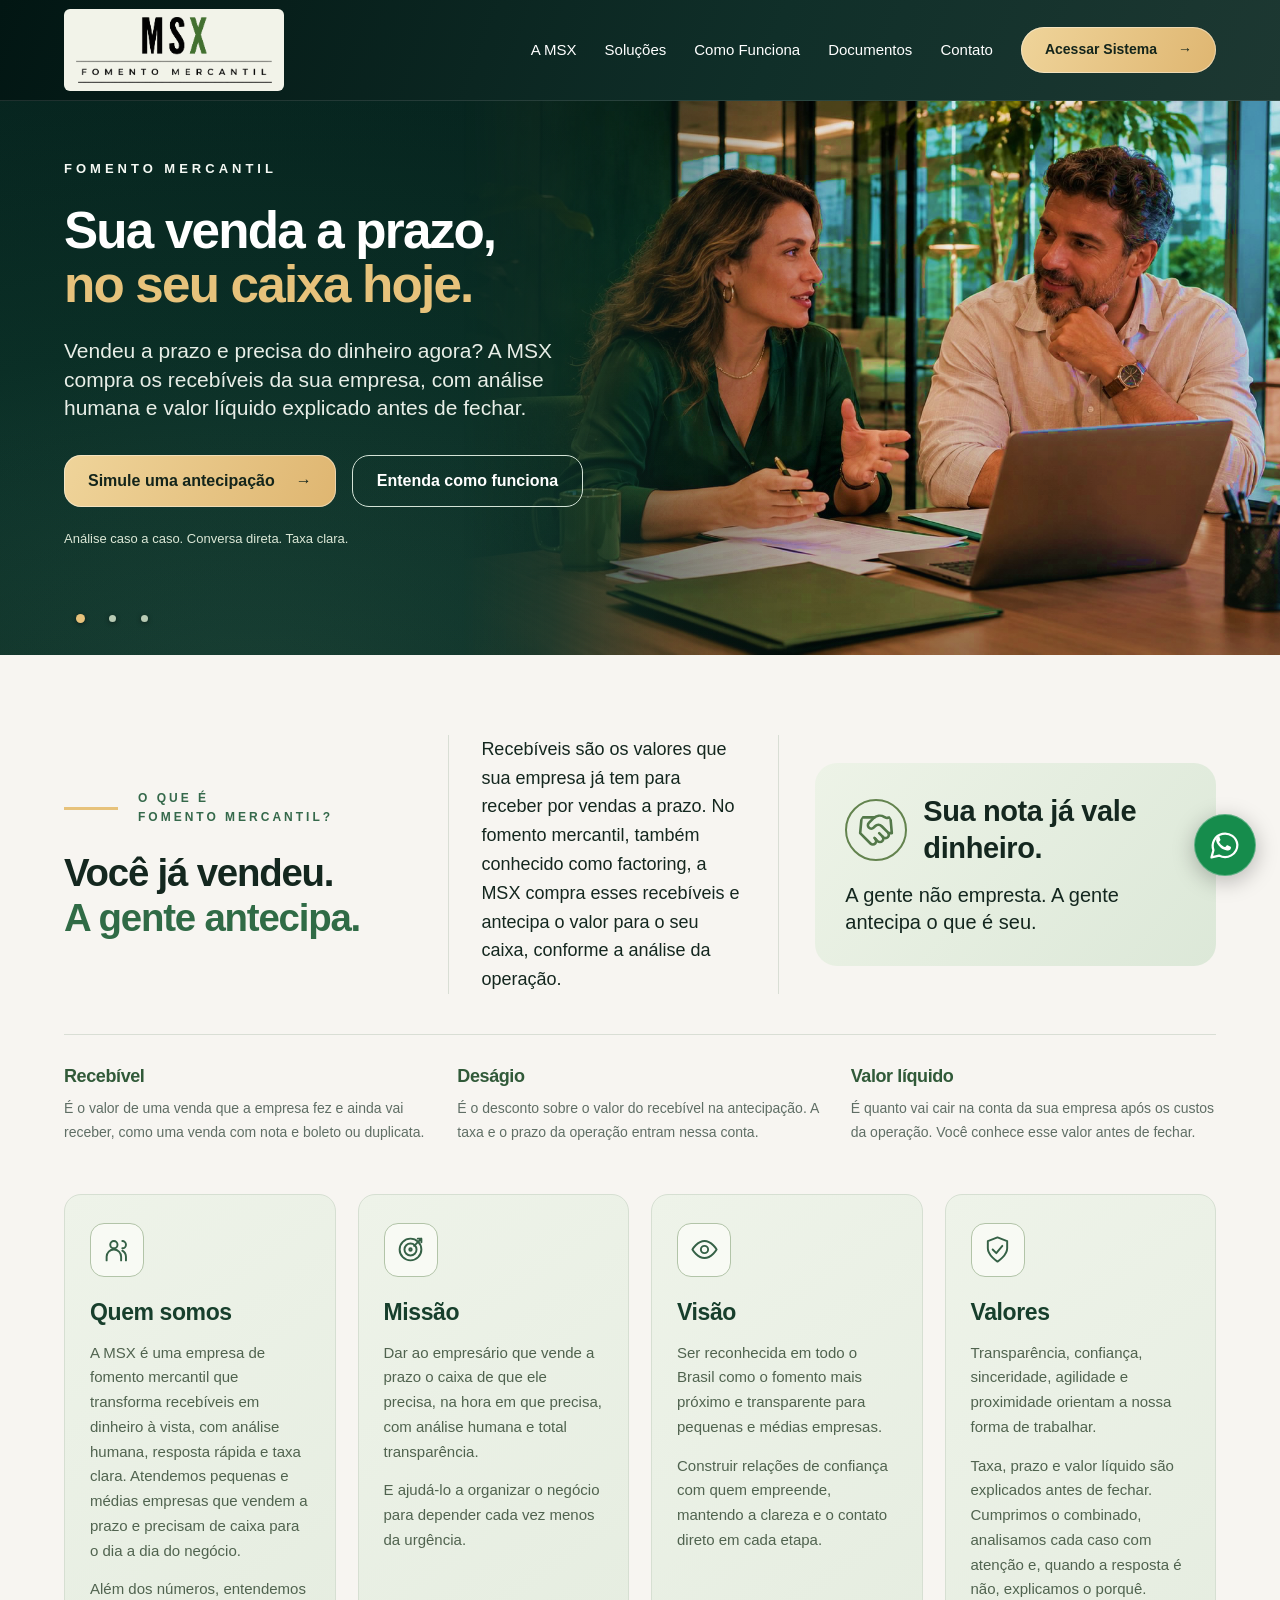
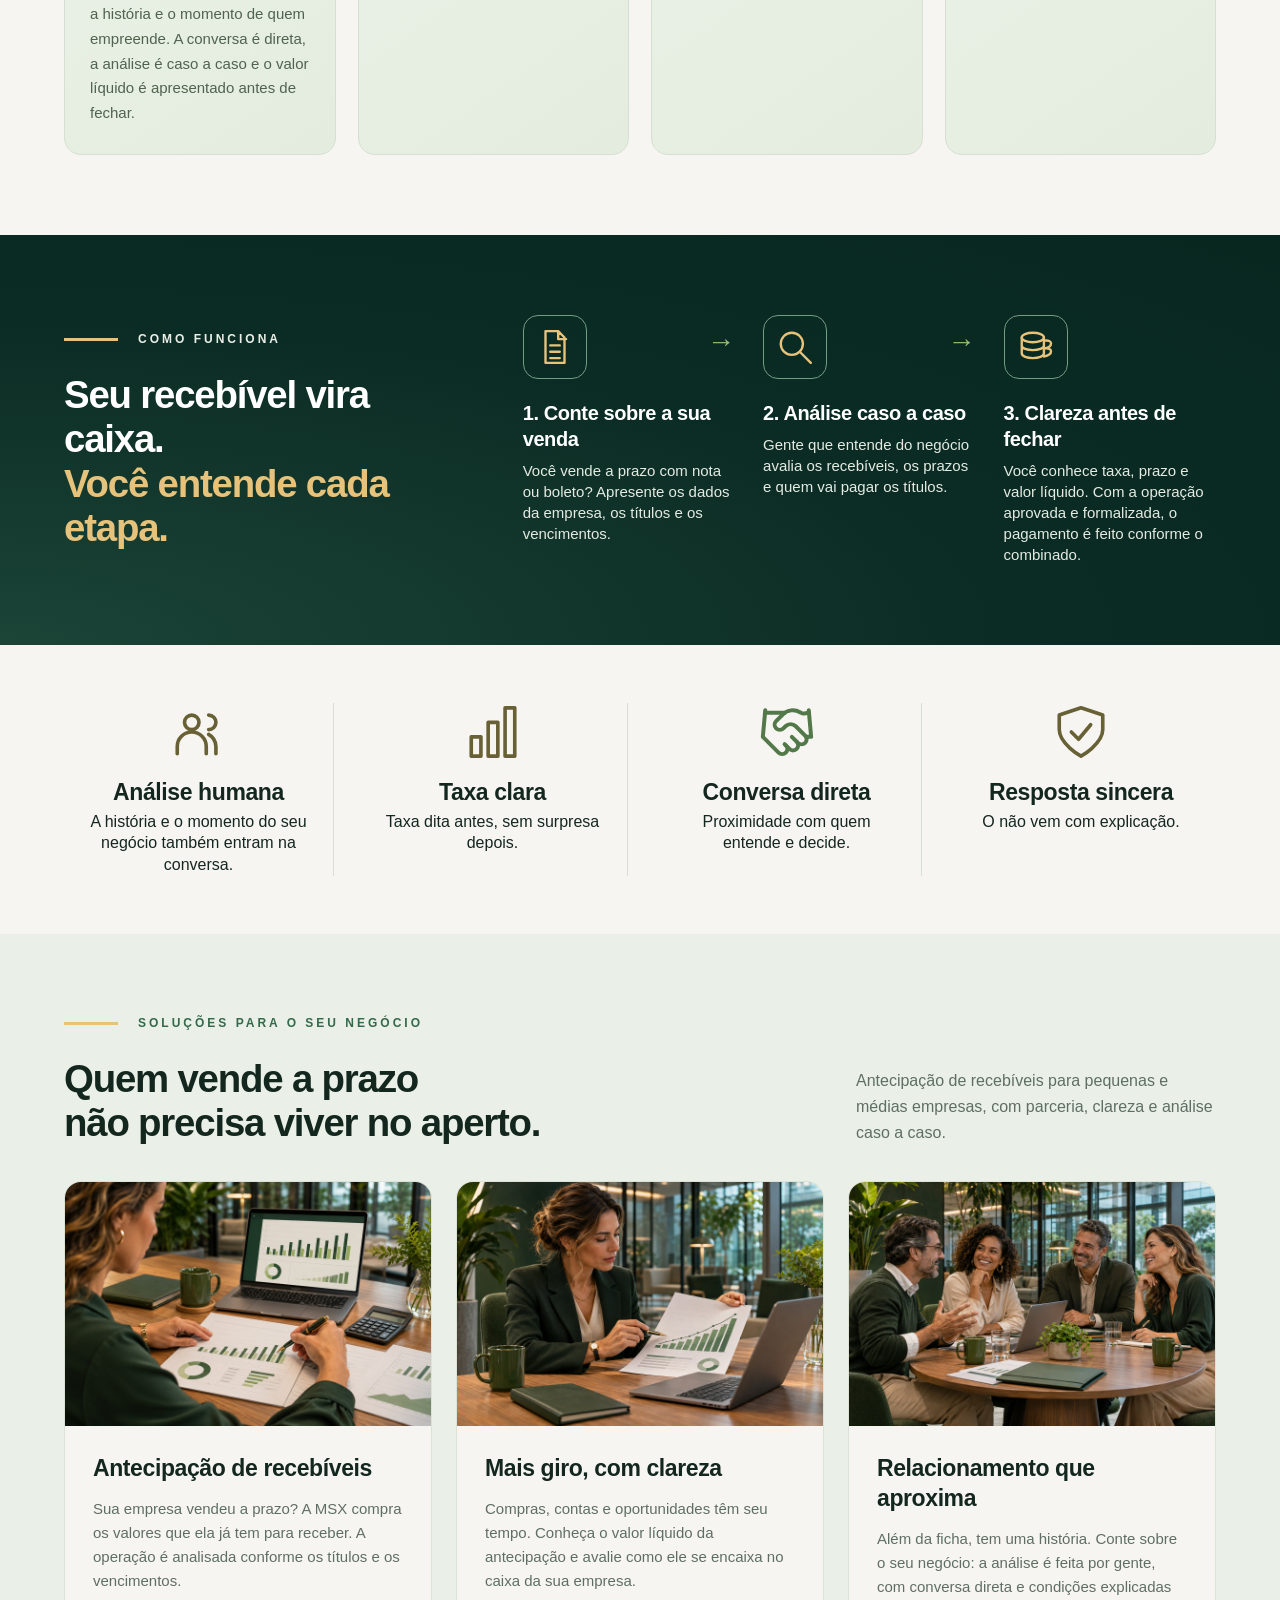
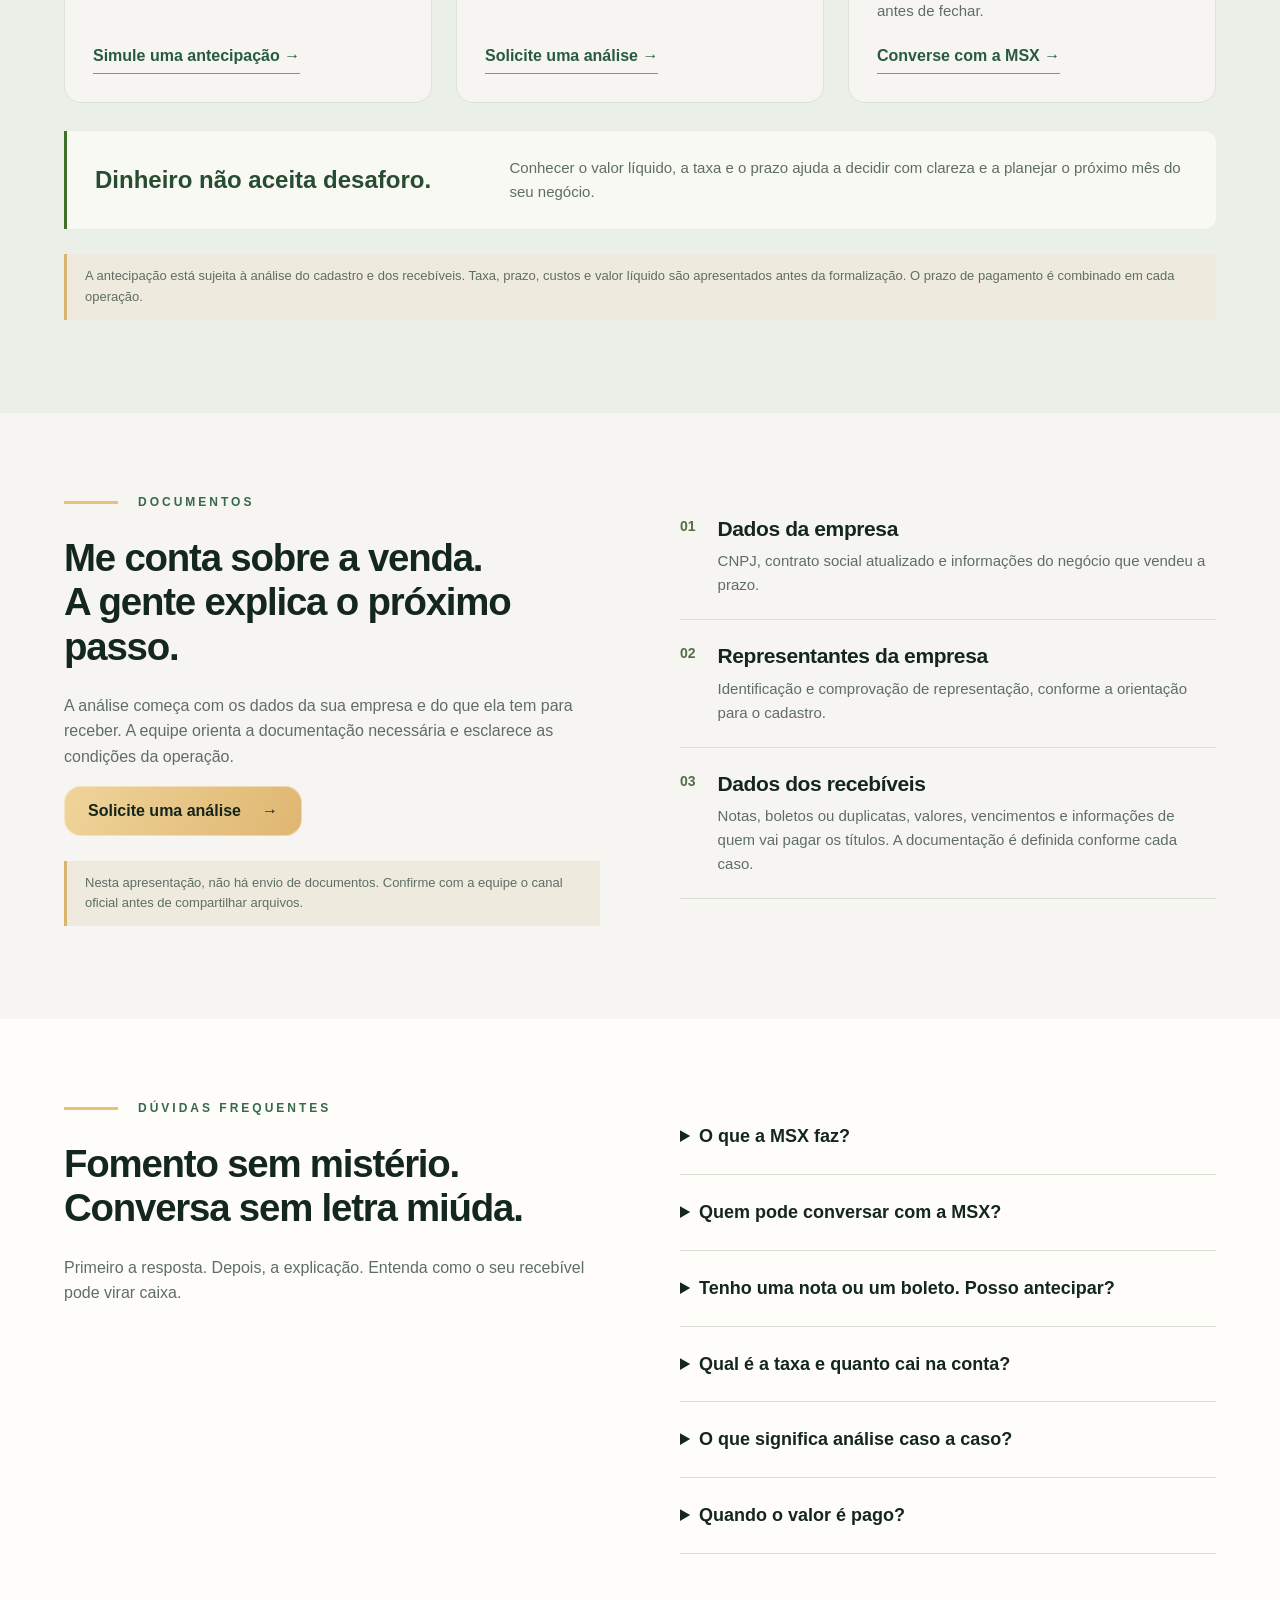
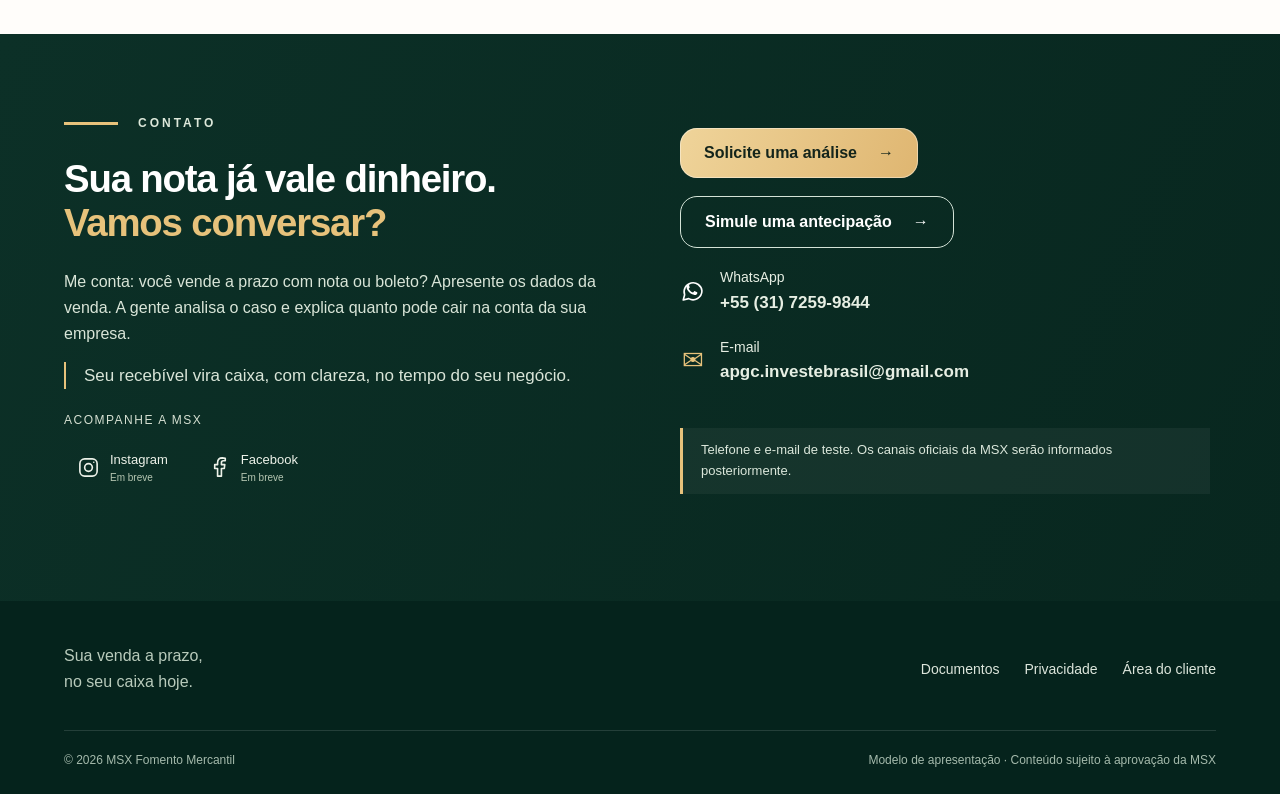
<file: index.html>
<!doctype html>
<html lang="pt-BR">
  <head>
    <meta charset="utf-8" />
    <meta name="viewport" content="width=device-width,initial-scale=1" />
    <meta
      name="description"
      content="MSX Fomento Mercantil. Sua venda a prazo, no seu caixa hoje. Antecipação de recebíveis para empresas, com análise humana e valor líquido antes de fechar."
    />
    <meta name="robots" content="noindex,nofollow" />
    <meta name="theme-color" content="#092b24" />
    <title>Sua venda a prazo, no seu caixa hoje. | MSX Fomento Mercantil</title>
    <link rel="icon" type="image/png" href="assets/logo-original-transparente.png" />
    <link rel="stylesheet" href="assets/style.css?v=20261118-dots" />
    <script src="assets/social-config.js?v=20261118" defer></script>
    <script src="assets/main.js?v=20261118-marca" defer></script>
    <script src="assets/hero-carousel.js?v=20261118-dots" defer></script>
  </head>
  <body>
    <a class="skip" href="#conteudo">Pular para o conteúdo</a>
    <header>
      <div class="container header-inner">
        <a class="brand" href="index.html" aria-label="MSX Fomento Mercantil - início"
          ><img
            src="assets/logo-original-transparente.png"
            width="1984"
            height="793"
            alt="MSX Fomento Mercantil" /></a
        ><button class="menu" aria-controls="navigation" aria-expanded="false">Menu ☰</button>
        <nav id="navigation" aria-label="Principal">
          <a href="index.html#msx">A MSX</a
          ><a href="index.html#solucoes"
            >Soluções
            <!--<span aria-hidden="true">⌄</span>--></a
          ><a href="index.html#como-funciona">Como Funciona</a
          ><a href="index.html#documentos">Documentos</a><a href="index.html#contato">Contato</a
          ><button class="btn" data-client>
            Acessar Sistema <span aria-hidden="true">→</span>
          </button>
        </nav>
      </div>
    </header>
    <main id="conteudo">
      <section
        class="hero hero-carousel"
        aria-roledescription="carrossel"
        aria-label="Destaques da MSX"
      >
        <div class="hero-controls" hidden aria-label="Escolher destaque">
          <div class="hero-dots" role="group" aria-label="Escolher destaque">
            <button
              type="button"
              data-hero-dot="0"
              aria-label="Mostrar destaque 1: Sua venda a prazo, no seu caixa hoje."
              aria-current="true"
            >
              <span aria-hidden="true"></span></button
            ><button
              type="button"
              data-hero-dot="1"
              aria-label="Mostrar destaque 2: Taxa dita antes, sem surpresa depois."
              aria-current="false"
            >
              <span aria-hidden="true"></span></button
            ><button
              type="button"
              data-hero-dot="2"
              aria-label="Mostrar destaque 3: Além da ficha, tem uma história."
              aria-current="false"
            >
              <span aria-hidden="true"></span>
            </button>
          </div>
        </div>
        <p class="visually-hidden" data-hero-status aria-live="polite" aria-atomic="true"></p>
        <div
          class="hero-slide is-active"
          role="group"
          aria-roledescription="slide"
          aria-label="1 de 3"
        >
          <img
            class="hero-photo"
            src="assets/negocios.jpg"
            fetchpriority="high"
            width="1672"
            height="941"
            alt="Empresários conversando sobre os recebíveis e o caixa do negócio"
            decoding="async"
          />
          <div class="container">
            <div class="hero-content">
              <span class="eyebrow">Fomento Mercantil</span>
              <h1 class="hero-title">Sua venda a prazo,<br /><em>no seu caixa hoje.</em></h1>
              <p>
                Vendeu a prazo e precisa do dinheiro agora? A MSX compra os recebíveis da sua
                empresa, com análise humana e valor líquido explicado antes de fechar.
              </p>
              <div class="actions">
                <button class="btn" data-client>
                  Simule uma antecipação <span aria-hidden="true">→</span></button
                ><a class="btn outline" href="#como-funciona">Entenda como funciona</a>
              </div>
              <p class="hero-assurance">Análise caso a caso. Conversa direta. Taxa clara.</p>
            </div>
          </div>
        </div>
        <div
          class="hero-slide"
          role="group"
          aria-roledescription="slide"
          aria-label="2 de 3"
          aria-hidden="true"
          inert
        >
          <img
            class="hero-photo"
            data-src="assets/fluxo-caixa.jpg"
            width="1672"
            height="941"
            alt="Planejamento do caixa da empresa com análise dos recebíveis"
            decoding="async"
          />
          <div class="container">
            <div class="hero-content">
              <span class="eyebrow">Clareza em cada etapa</span>
              <h2 class="hero-title">Taxa dita antes,<br /><em>sem surpresa depois.</em></h2>
              <p>
                Quanto vai cair na conta da sua empresa? Antes de fechar, você conhece a taxa, o
                prazo, os custos e o valor líquido da antecipação.
              </p>
              <div class="actions">
                <button class="btn" data-client>
                  Simule uma antecipação <span aria-hidden="true">→</span></button
                ><a class="btn outline" href="#como-funciona">Entenda como funciona</a>
              </div>
              <p class="hero-assurance">
                Sua nota já vale dinheiro. A decisão começa com informação.
              </p>
            </div>
          </div>
        </div>
        <div
          class="hero-slide"
          role="group"
          aria-roledescription="slide"
          aria-label="3 de 3"
          aria-hidden="true"
          inert
        >
          <img
            class="hero-photo"
            data-src="assets/relacionamento-empresarial.jpg"
            width="1672"
            height="941"
            alt="Empresários reunidos em uma conversa sobre seus negócios"
            decoding="async"
          />
          <div class="container">
            <div class="hero-content">
              <span class="eyebrow">Análise feita por gente</span>
              <h2 class="hero-title">Além da ficha,<br /><em>tem uma história.</em></h2>
              <p>
                Conte o momento do seu negócio. A MSX analisa cada caso com atenção, conversa direta
                e condições explicadas com clareza.
              </p>
              <div class="actions">
                <button class="btn" data-client>
                  Simule uma antecipação <span aria-hidden="true">→</span></button
                ><a class="btn outline" href="#como-funciona">Entenda como funciona</a>
              </div>
              <p class="hero-assurance">Proximidade para entender. Sinceridade para responder.</p>
            </div>
          </div>
        </div>
      </section>
      <section class="section" id="msx">
        <div class="container intro-grid">
          <div class="intro-title">
            <span class="eyebrow">O que é<br />Fomento Mercantil?</span>
            <h2>Você já vendeu.<br /><span class="green">A gente antecipa.</span></h2>
          </div>
          <div class="intro-text">
            <p>
              Recebíveis são os valores que sua empresa já tem para receber por vendas a prazo. No
              fomento mercantil, também conhecido como factoring, a MSX compra esses recebíveis e
              antecipa o valor para o seu caixa, conforme a análise da operação.
            </p>
          </div>
          <div class="fact">
            <div class="fact-top">
              <img
                class="icon handshake-icon"
                src="assets/handshake.svg"
                width="62"
                height="62"
                alt=""
                aria-hidden="true"
              />
              <h3>Sua nota já vale dinheiro.</h3>
            </div>
            <p>A gente não empresta. A gente antecipa o que é seu.</p>
          </div>
        </div>
        <div class="container fomento-terms" aria-label="Entenda os termos da antecipação">
          <div>
            <h3>Recebível</h3>
            <p>
              É o valor de uma venda que a empresa fez e ainda vai receber, como uma venda com nota
              e boleto ou duplicata.
            </p>
          </div>
          <div>
            <h3>Deságio</h3>
            <p>
              É o desconto sobre o valor do recebível na antecipação. A taxa e o prazo da operação
              entram nessa conta.
            </p>
          </div>
          <div>
            <h3>Valor líquido</h3>
            <p>
              É quanto vai cair na conta da sua empresa após os custos da operação. Você conhece
              esse valor antes de fechar.
            </p>
          </div>
        </div>
        <div class="container institutional-cards" aria-label="Quem é a MSX">
          <article class="institutional-card">
            <span class="institutional-icon">
              <svg
                viewBox="0 0 24 24"
                fill="none"
                stroke="currentColor"
                stroke-width="1.6"
                stroke-linecap="round"
                stroke-linejoin="round"
                aria-hidden="true"
              >
                <circle cx="9" cy="8" r="3" />
                <path d="M3 21v-3a6 6 0 0 1 12 0v3M16 5a3 3 0 0 1 0 6m3 10v-3a6 6 0 0 0-3-5" />
              </svg>
            </span>
            <h3 id="titulo-quem-somos">Quem somos</h3>
            <p class="institutional-summary" hidden>
              Recebíveis em dinheiro à vista, com análise humana e taxa clara.
            </p>
            <div class="institutional-details" id="texto-quem-somos">
              <p>
                A MSX é uma empresa de fomento mercantil que transforma recebíveis em dinheiro à
                vista, com análise humana, resposta rápida e taxa clara. Atendemos pequenas e médias
                empresas que vendem a prazo e precisam de caixa para o dia a dia do negócio.
              </p>
              <p>
                Além dos números, entendemos a história e o momento de quem empreende. A conversa é
                direta, a análise é caso a caso e o valor líquido é apresentado antes de fechar.
              </p>
            </div>
            <button
              class="institutional-toggle"
              type="button"
              aria-controls="texto-quem-somos"
              aria-expanded="false"
              aria-label="Ler mais sobre quem somos"
              data-card-title="quem somos"
              hidden
            >
              <span data-read-label>Ler mais</span><span data-read-icon aria-hidden="true">+</span>
            </button>
          </article>
          <article class="institutional-card">
            <span class="institutional-icon">
              <svg
                viewBox="0 0 24 24"
                fill="none"
                stroke="currentColor"
                stroke-width="1.6"
                stroke-linecap="round"
                stroke-linejoin="round"
                aria-hidden="true"
              >
                <circle cx="12" cy="12" r="9" />
                <circle cx="12" cy="12" r="5" />
                <circle cx="12" cy="12" r="1" />
                <path d="m15 9 6-6m-3 0h3v3" />
              </svg>
            </span>
            <h3 id="titulo-missao">Missão</h3>
            <p class="institutional-summary" hidden>
              Caixa no tempo do seu negócio, com análise humana e transparência.
            </p>
            <div class="institutional-details" id="texto-missao">
              <p>
                Dar ao empresário que vende a prazo o caixa de que ele precisa, na hora em que
                precisa, com análise humana e total transparência.
              </p>
              <p>E ajudá-lo a organizar o negócio para depender cada vez menos da urgência.</p>
            </div>
            <button
              class="institutional-toggle"
              type="button"
              aria-controls="texto-missao"
              aria-expanded="false"
              aria-label="Ler mais sobre missão"
              data-card-title="missão"
              hidden
            >
              <span data-read-label>Ler mais</span><span data-read-icon aria-hidden="true">+</span>
            </button>
          </article>
          <article class="institutional-card">
            <span class="institutional-icon">
              <svg
                viewBox="0 0 24 24"
                fill="none"
                stroke="currentColor"
                stroke-width="1.6"
                stroke-linecap="round"
                stroke-linejoin="round"
                aria-hidden="true"
              >
                <path d="M2 12s4-7 10-7 10 7 10 7-4 7-10 7S2 12 2 12Z" />
                <circle cx="12" cy="12" r="3" />
              </svg>
            </span>
            <h3 id="titulo-visao">Visão</h3>
            <p class="institutional-summary" hidden>
              Ser referência em fomento próximo e transparente para pequenas e médias empresas.
            </p>
            <div class="institutional-details" id="texto-visao">
              <p>
                Ser reconhecida em todo o Brasil como o fomento mais próximo e transparente para
                pequenas e médias empresas.
              </p>
              <p>
                Construir relações de confiança com quem empreende, mantendo a clareza e o contato
                direto em cada etapa.
              </p>
            </div>
            <button
              class="institutional-toggle"
              type="button"
              aria-controls="texto-visao"
              aria-expanded="false"
              aria-label="Ler mais sobre visão"
              data-card-title="visão"
              hidden
            >
              <span data-read-label>Ler mais</span><span data-read-icon aria-hidden="true">+</span>
            </button>
          </article>
          <article class="institutional-card">
            <span class="institutional-icon">
              <svg
                viewBox="0 0 24 24"
                fill="none"
                stroke="currentColor"
                stroke-width="1.6"
                stroke-linecap="round"
                stroke-linejoin="round"
                aria-hidden="true"
              >
                <path d="m12 2 8 3v6c0 6-8 11-8 11S4 17 4 11V5Z" />
                <path d="m8 12 3 3 5-6" />
              </svg>
            </span>
            <h3 id="titulo-valores">Valores</h3>
            <p class="institutional-summary" hidden>
              Transparência, confiança, sinceridade, agilidade e proximidade.
            </p>
            <div class="institutional-details" id="texto-valores">
              <p>
                Transparência, confiança, sinceridade, agilidade e proximidade orientam a nossa
                forma de trabalhar.
              </p>
              <p>
                Taxa, prazo e valor líquido são explicados antes de fechar. Cumprimos o combinado,
                analisamos cada caso com atenção e, quando a resposta é não, explicamos o porquê.
              </p>
            </div>
            <button
              class="institutional-toggle"
              type="button"
              aria-controls="texto-valores"
              aria-expanded="false"
              aria-label="Ler mais sobre valores"
              data-card-title="valores"
              hidden
            >
              <span data-read-label>Ler mais</span><span data-read-icon aria-hidden="true">+</span>
            </button>
          </article>
        </div>
      </section>
      <section class="section process" id="como-funciona">
        <div class="container process-grid">
          <div>
            <span class="eyebrow">Como funciona</span>
            <h2>Seu recebível vira caixa.<br /><em>Você entende cada etapa.</em></h2>
          </div>
          <ol class="steps">
            <li>
              <svg class="icon" viewBox="0 0 24 24" aria-hidden="true">
                <path d="M6 2h8l4 4v16H6zM14 2v5h5M9 11h6m-6 4h6m-6 4h6" />
              </svg>
              <h3>1. Conte sobre a sua venda</h3>
              <p>
                Você vende a prazo com nota ou boleto? Apresente os dados da empresa, os títulos e
                os vencimentos.
              </p>
            </li>
            <li>
              <svg class="icon" viewBox="0 0 24 24" aria-hidden="true">
                <circle cx="10" cy="10" r="7" />
                <path d="m15 15 7 7" />
              </svg>
              <h3>2. Análise caso a caso</h3>
              <p>
                Gente que entende do negócio avalia os recebíveis, os prazos e quem vai pagar os
                títulos.
              </p>
            </li>
            <li>
              <svg class="icon" viewBox="0 0 24 24" aria-hidden="true">
                <ellipse cx="10" cy="6" rx="7" ry="3" />
                <path
                  d="M3 6v5c0 4 14 4 14 0V6M3 11v5c0 4 14 4 14 0v-5m0-3c6-1 6 4 0 5m0 0c6-1 6 4 0 5"
                />
              </svg>
              <h3>3. Clareza antes de fechar</h3>
              <p>
                Você conhece taxa, prazo e valor líquido. Com a operação aprovada e formalizada, o
                pagamento é feito conforme o combinado.
              </p>
            </li>
          </ol>
        </div>
      </section>
      <div class="container benefits">
        <div class="benefit">
          <svg class="icon" viewBox="0 0 24 24" aria-hidden="true">
            <circle cx="9" cy="8" r="3" />
            <path d="M3 21v-3a6 6 0 0 1 12 0v3m1-16a3 3 0 0 1 0 6m3 10v-3a6 6 0 0 0-3-5" />
          </svg>
          <h3>Análise humana</h3>
          <p>A história e o momento do seu negócio também entram na conversa.</p>
        </div>
        <div class="benefit">
          <svg class="icon" viewBox="0 0 24 24" aria-hidden="true">
            <path d="M3 14h4v8H3zm7-6h4v14h-4zm7-6h4v20h-4z" />
          </svg>
          <h3>Taxa clara</h3>
          <p>Taxa dita antes, sem surpresa depois.</p>
        </div>
        <div class="benefit">
          <img
            class="icon handshake-icon"
            src="assets/handshake.svg"
            width="62"
            height="62"
            alt=""
            aria-hidden="true"
          />
          <h3>Conversa direta</h3>
          <p>Proximidade com quem entende e decide.</p>
        </div>
        <div class="benefit">
          <svg class="icon" viewBox="0 0 24 24" aria-hidden="true">
            <path d="M12 2 3 5v6c0 6 9 11 9 11s9-5 9-11V5zM8 12l3 3 5-6" />
          </svg>
          <h3>Resposta sincera</h3>
          <p>O não vem com explicação.</p>
        </div>
      </div>
      <section class="section solutions" id="solucoes">
        <div class="container">
          <div class="section-heading">
            <div>
              <span class="eyebrow">Soluções para o seu negócio</span>
              <h2>Quem vende a prazo<br />não precisa viver no aperto.</h2>
            </div>
            <p>
              Antecipação de recebíveis para pequenas e médias empresas, com parceria, clareza e
              análise caso a caso.
            </p>
          </div>
          <div class="cards">
            <article class="card">
              <img
                src="assets/fluxo-caixa.jpg"
                width="1536"
                height="1024"
                alt="Análise de fluxo de caixa e recebíveis de uma empresa"
                loading="lazy"
                decoding="async"
              />
              <div class="card-body">
                <h3>Antecipação de recebíveis</h3>
                <p>
                  Sua empresa vendeu a prazo? A MSX compra os valores que ela já tem para receber. A
                  operação é analisada conforme os títulos e os vencimentos.
                </p>
                <button data-client>
                  Simule uma antecipação <span aria-hidden="true">→</span>
                </button>
              </div>
            </article>
            <article class="card">
              <img
                src="assets/crescimento-financeiro.jpg"
                width="1536"
                height="1024"
                alt="Empresária avaliando o planejamento financeiro do negócio"
                loading="lazy"
                decoding="async"
              />
              <div class="card-body">
                <h3>Mais giro, com clareza</h3>
                <p>
                  Compras, contas e oportunidades têm seu tempo. Conheça o valor líquido da
                  antecipação e avalie como ele se encaixa no caixa da sua empresa.
                </p>
                <button data-client>Solicite uma análise <span aria-hidden="true">→</span></button>
              </div>
            </article>
            <article class="card">
              <img
                src="assets/relacionamento-empresarial.jpg"
                width="1536"
                height="1024"
                alt="Empresários conversando diretamente sobre seus negócios"
                loading="lazy"
                decoding="async"
              />
              <div class="card-body">
                <h3>Relacionamento que aproxima</h3>
                <p>
                  Além da ficha, tem uma história. Conte sobre o seu negócio: a análise é feita por
                  gente, com conversa direta e condições explicadas antes de fechar.
                </p>
                <a
                  class="card-contact"
                  href="https://wa.me/553172599844"
                  target="_blank"
                  rel="noopener noreferrer"
                  >Converse com a MSX <span aria-hidden="true">→</span></a
                >
              </div>
            </article>
          </div>
          <aside class="cash-principle" aria-label="Caixa em ordem">
            <strong>Dinheiro não aceita desaforo.</strong>
            <p>
              Conhecer o valor líquido, a taxa e o prazo ajuda a decidir com clareza e a planejar o
              próximo mês do seu negócio.
            </p>
          </aside>
          <p class="note">
            A antecipação está sujeita à análise do cadastro e dos recebíveis. Taxa, prazo, custos e
            valor líquido são apresentados antes da formalização. O prazo de pagamento é combinado
            em cada operação.
          </p>
        </div>
      </section>
      <section class="section" id="documentos">
        <div class="container split">
          <div>
            <span class="eyebrow">Documentos</span>
            <h2>Me conta sobre a venda.<br />A gente explica o próximo passo.</h2>
            <p>
              A análise começa com os dados da sua empresa e do que ela tem para receber. A equipe
              orienta a documentação necessária e esclarece as condições da operação.
            </p>
            <button class="btn" data-client>
              Solicite uma análise <span aria-hidden="true">→</span>
            </button>
            <p class="note">
              Nesta apresentação, não há envio de documentos. Confirme com a equipe o canal oficial
              antes de compartilhar arquivos.
            </p>
          </div>
          <ol class="docs">
            <li>
              <b>01</b>
              <div>
                <h3>Dados da empresa</h3>
                <p>CNPJ, contrato social atualizado e informações do negócio que vendeu a prazo.</p>
              </div>
            </li>
            <li>
              <b>02</b>
              <div>
                <h3>Representantes da empresa</h3>
                <p>
                  Identificação e comprovação de representação, conforme a orientação para o
                  cadastro.
                </p>
              </div>
            </li>
            <li>
              <b>03</b>
              <div>
                <h3>Dados dos recebíveis</h3>
                <p>
                  Notas, boletos ou duplicatas, valores, vencimentos e informações de quem vai pagar
                  os títulos. A documentação é definida conforme cada caso.
                </p>
              </div>
            </li>
          </ol>
        </div>
      </section>
      <section class="section faq" id="duvidas">
        <div class="container split">
          <div>
            <span class="eyebrow">Dúvidas frequentes</span>
            <h2>Fomento sem mistério.<br />Conversa sem letra miúda.</h2>
            <p>
              Primeiro a resposta. Depois, a explicação. Entenda como o seu recebível pode virar
              caixa.
            </p>
          </div>
          <div>
            <details>
              <summary>O que a MSX faz?</summary>
              <p>
                A gente não empresta: a gente compra o que a sua empresa já tem para receber por
                vendas a prazo. Isso é fomento mercantil, também conhecido como factoring. O
                benefício é a antecipação de recebíveis: o valor da venda chega ao caixa antes do
                vencimento, conforme as condições da operação.
              </p>
            </details>
            <details>
              <summary>Quem pode conversar com a MSX?</summary>
              <p>
                Empresários de pequenas e médias empresas que vendem a prazo e precisam de caixa. O
                atendimento de fomento é voltado a empresas, com análise do cadastro, dos recebíveis
                e do momento de cada negócio.
              </p>
            </details>
            <details>
              <summary>Tenho uma nota ou um boleto. Posso antecipar?</summary>
              <p>
                Apresente os dados da venda, o valor, o vencimento e quem vai pagar o título. A
                equipe avalia a origem comercial e os documentos. Cada recebível passa por análise;
                apresentar um título não significa aprovação.
              </p>
            </details>
            <details>
              <summary>Qual é a taxa e quanto cai na conta?</summary>
              <p>
                A taxa depende do prazo, de quem vai pagar o título e da análise da operação. Com os
                dados dos recebíveis, mostramos o deságio, os custos e o valor líquido — quanto vai
                cair na conta da sua empresa. Taxa dita antes, sem surpresa depois.
              </p>
            </details>
            <details>
              <summary>O que significa análise caso a caso?</summary>
              <p>
                É olhar os números e também entender a história e o momento da empresa. A conversa é
                feita por gente e considera os dados do cadastro e dos títulos. A resposta vem
                depois dessa análise, com condições claras.
              </p>
            </details>
            <details>
              <summary>Quando o valor é pago?</summary>
              <p>
                O prazo é informado na proposta. Após a aprovação, a conferência dos documentos e a
                formalização, o pagamento segue o combinado. Você conhece o valor líquido e o prazo
                antes de fechar.
              </p>
            </details>
          </div>
        </div>
      </section>
      <section class="section contact" id="contato">
        <div class="container split">
          <div>
            <span class="eyebrow">Contato</span>
            <h2>Sua nota já vale dinheiro.<br /><em>Vamos conversar?</em></h2>
            <p>
              Me conta: você vende a prazo com nota ou boleto? Apresente os dados da venda. A gente
              analisa o caso e explica quanto pode cair na conta da sua empresa.
            </p>
            <p class="contact-signature">
              Seu recebível vira caixa, com clareza, no tempo do seu negócio.
            </p>
            <div class="social-presence">
              <p>Acompanhe a MSX</p>
              <div class="social-links">
                <a
                  class="social-link"
                  data-social="instagram"
                  role="link"
                  aria-disabled="true"
                  tabindex="0"
                  aria-label="Instagram da MSX: perfil em breve"
                  title="Instagram: perfil em breve"
                  ><svg
                    viewBox="0 0 24 24"
                    fill="none"
                    stroke="currentColor"
                    stroke-width="1.7"
                    stroke-linecap="round"
                    stroke-linejoin="round"
                    aria-hidden="true"
                  >
                    <rect x="3" y="3" width="18" height="18" rx="5" />
                    <circle cx="12" cy="12" r="4" />
                    <circle cx="17.5" cy="6.5" r=".8" fill="currentColor" stroke="none" /></svg
                  ><span>Instagram<small data-social-state>Em breve</small></span></a
                ><a
                  class="social-link"
                  data-social="facebook"
                  role="link"
                  aria-disabled="true"
                  tabindex="0"
                  aria-label="Facebook da MSX: perfil em breve"
                  title="Facebook: perfil em breve"
                  ><svg
                    viewBox="0 0 24 24"
                    fill="none"
                    stroke="currentColor"
                    stroke-width="1.7"
                    stroke-linecap="round"
                    stroke-linejoin="round"
                    aria-hidden="true"
                  >
                    <path
                      d="M14 21v-8h3l.5-4H14V7c0-1 .3-2 2-2h2V2.4A22 22 0 0 0 15 2c-3 0-5 1.8-5 5v2H7v4h3v8Z"
                    /></svg
                  ><span>Facebook<small data-social-state>Em breve</small></span></a
                >
              </div>
            </div>
          </div>
          <div class="contact-actions">
            <button class="btn" data-client>
              Solicite uma análise <span aria-hidden="true">→</span></button
            ><button class="btn outline" data-client>
              Simule uma antecipação <span aria-hidden="true">→</span>
            </button>
            <div class="contact-details" aria-label="Canais de contato para teste">
              <a href="https://wa.me/553172599844" target="_blank" rel="noopener noreferrer"
                ><img
                  src="assets/whatsapp.svg"
                  width="26"
                  height="26"
                  alt=""
                  aria-hidden="true"
                /><span>WhatsApp<br /><strong>+55 (31) 7259-9844</strong></span></a
              >
              <a href="mailto:apgc.investebrasil@gmail.com"
                ><span class="email-icon" aria-hidden="true">✉</span
                ><span>E-mail<br /><strong>apgc.investebrasil@gmail.com</strong></span></a
              >
            </div>
            <p class="note">
              Telefone e e-mail de teste. Os canais oficiais da MSX serão informados posteriormente.
            </p>
          </div>
        </div>
      </section>
    </main>
    <footer class="footer">
      <div class="container">
        <div class="footer-top">
          <p>Sua venda a prazo,<br />no seu caixa hoje.</p>
          <div class="footer-links">
            <a href="index.html#documentos">Documentos</a>
            <a href="privacidade.html">Privacidade</a>
            <a href="#" data-client>Área do cliente</a>
          </div>
        </div>
        <div class="footer-bottom">
          <span>© 2026 MSX Fomento Mercantil</span
          ><span>Modelo de apresentação · Conteúdo sujeito à aprovação da MSX</span>
        </div>
      </div>
    </footer>
    <dialog class="client-dialog" aria-labelledby="client-title">
      <button class="close" aria-label="Fechar">×</button
      ><span class="eyebrow">ÁREA DO CLIENTE</span>
      <h2 id="client-title">Bem-vindo à MSX.</h2>
      <p>Área do cliente demonstrativa. Nenhum dado é enviado; não utilize credenciais reais.</p>
      <form id="login" class="form">
        <label
          >Empresa que antecipa · CNPJ<input
            name="cedente"
            inputmode="numeric"
            aria-label="CNPJ da empresa que antecipa"
            required
            maxlength="18"
            autocomplete="off" /></label
        ><label>Usuário<input name="usuario" required maxlength="80" autocomplete="off" /></label
        ><label
          >Senha<span class="password"
            ><input id="senha" type="password" required autocomplete="off" /><button
              type="button"
              data-password
              aria-pressed="false"
              aria-controls="senha"
            >
              Mostrar
            </button></span
          ></label
        ><button class="btn" type="submit">Acessar demonstração ↗</button>
        <p role="status" class="status" aria-live="polite"></p>
      </form>
    </dialog>

    <!-- Contato de teste: substituir o número em todos os links wa.me. -->
    <a
      class="whatsapp-float"
      href="https://wa.me/553172599844"
      target="_blank"
      rel="noopener noreferrer"
      aria-label="Conversar pelo WhatsApp: +55 (31) 7259-9844 (contato de teste)"
      title="Converse pelo WhatsApp"
    >
      <img src="assets/whatsapp.svg" width="34" height="34" alt="" aria-hidden="true" />
    </a>
  </body>
</html>
</file>
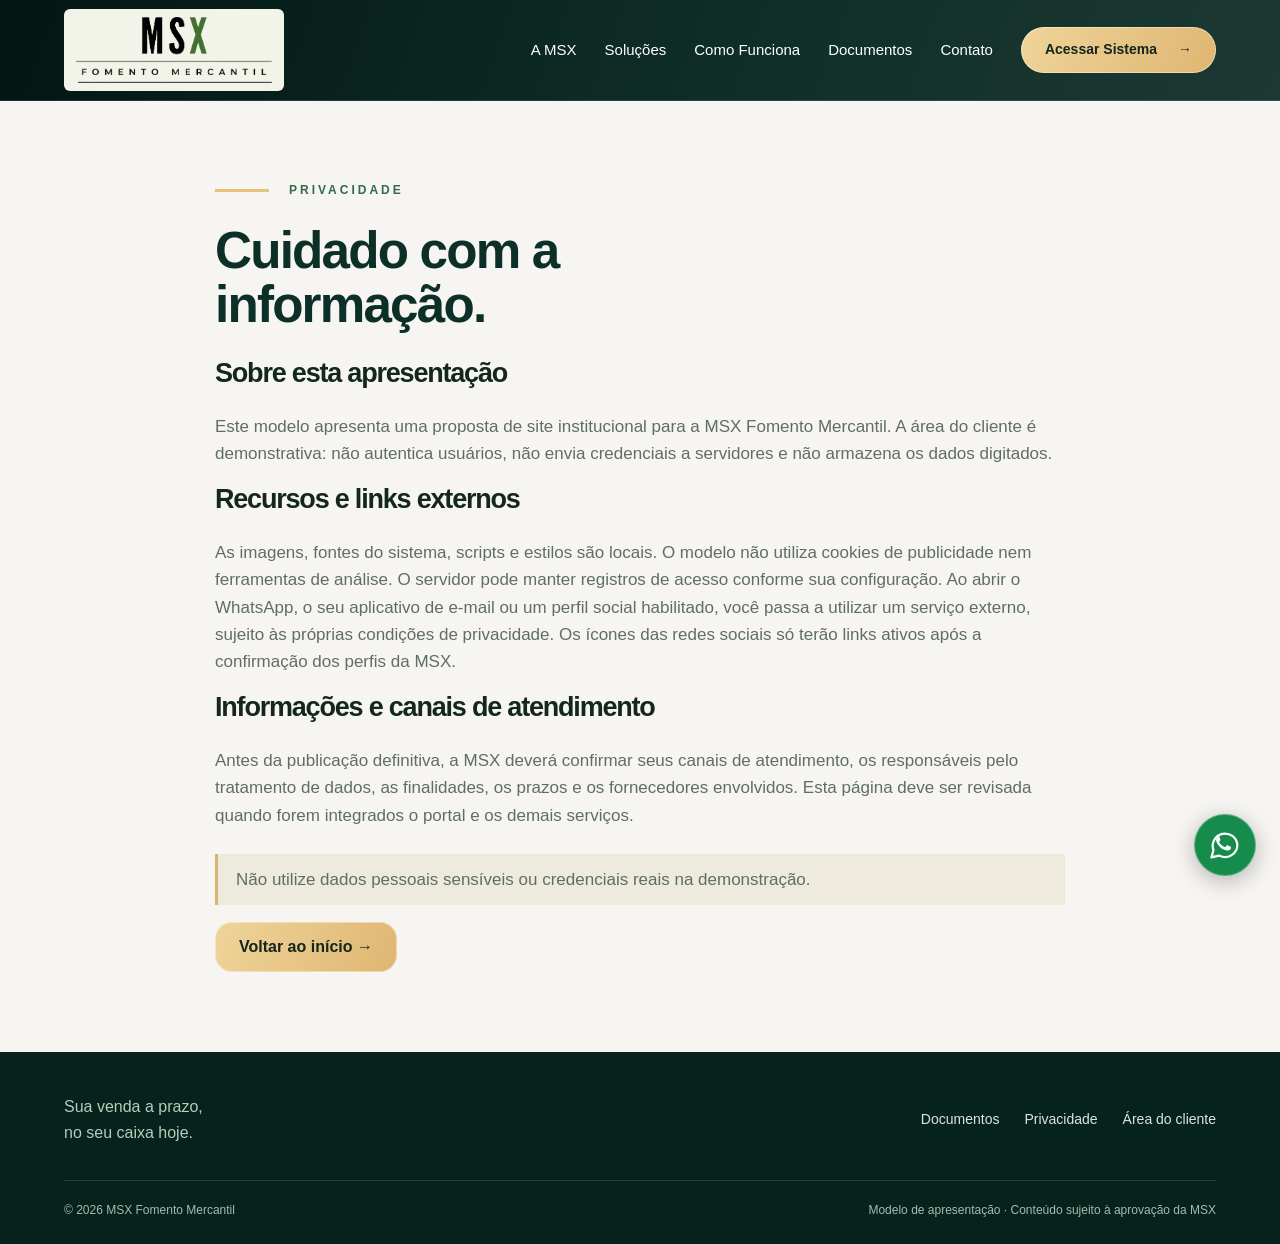
<file: privacidade.html>
<!doctype html>
<html lang="pt-BR">
  <head>
    <meta charset="utf-8" />
    <meta name="viewport" content="width=device-width,initial-scale=1" />
    <meta
      name="description"
      content="MSX Fomento Mercantil. Sua venda a prazo, no seu caixa hoje. Antecipação de recebíveis para empresas, com análise humana e valor líquido antes de fechar."
    />
    <meta name="robots" content="noindex,nofollow" />
    <meta name="theme-color" content="#092b24" />
    <title>Privacidade | MSX Fomento Mercantil</title>
    <link rel="icon" type="image/png" href="assets/logo-original-transparente.png" />
    <link rel="stylesheet" href="assets/style.css?v=20261118-marca" />
    <script src="assets/social-config.js?v=20261118" defer></script>
    <script src="assets/main.js?v=20261118-marca" defer></script>
  </head>
  <body>
    <a class="skip" href="#conteudo">Pular para o conteúdo</a>
    <header>
      <div class="container header-inner">
        <a class="brand" href="index.html" aria-label="MSX Fomento Mercantil - início"
          ><img
            src="assets/logo-original-transparente.png"
            width="1984"
            height="793"
            alt="MSX Fomento Mercantil" /></a
        ><button class="menu" aria-controls="navigation" aria-expanded="false">Menu ☰</button>
        <nav id="navigation" aria-label="Principal">
          <a href="index.html#msx">A MSX</a><a href="index.html#solucoes">Soluções</a
          ><a href="index.html#como-funciona">Como Funciona</a
          ><a href="index.html#documentos">Documentos</a><a href="index.html#contato">Contato</a
          ><button class="btn" data-client>
            Acessar Sistema <span aria-hidden="true">→</span>
          </button>
        </nav>
      </div>
    </header>
    <main id="conteudo">
      <section class="section container privacy">
        <span class="eyebrow">Privacidade</span>
        <h1>Cuidado com a informação.</h1>
        <h2>Sobre esta apresentação</h2>
        <p>
          Este modelo apresenta uma proposta de site institucional para a MSX Fomento Mercantil. A
          área do cliente é demonstrativa: não autentica usuários, não envia credenciais a
          servidores e não armazena os dados digitados.
        </p>
        <h2>Recursos e links externos</h2>
        <p>
          As imagens, fontes do sistema, scripts e estilos são locais. O modelo não utiliza cookies
          de publicidade nem ferramentas de análise. O servidor pode manter registros de acesso
          conforme sua configuração. Ao abrir o WhatsApp, o seu aplicativo de e-mail ou um perfil
          social habilitado, você passa a utilizar um serviço externo, sujeito às próprias condições
          de privacidade. Os ícones das redes sociais só terão links ativos após a confirmação dos
          perfis da MSX.
        </p>
        <h2>Informações e canais de atendimento</h2>
        <p>
          Antes da publicação definitiva, a MSX deverá confirmar seus canais de atendimento, os
          responsáveis pelo tratamento de dados, as finalidades, os prazos e os fornecedores
          envolvidos. Esta página deve ser revisada quando forem integrados o portal e os demais
          serviços.
        </p>
        <p class="note">
          Não utilize dados pessoais sensíveis ou credenciais reais na demonstração.
        </p>
        <a class="btn" href="index.html">Voltar ao início →</a>
      </section>
    </main>
    <footer class="footer">
      <div class="container">
        <div class="footer-top">
          <p>Sua venda a prazo,<br />no seu caixa hoje.</p>
          <div class="footer-links">
            <a href="index.html#documentos">Documentos</a>
            <a href="privacidade.html">Privacidade</a>
            <a href="#" data-client>Área do cliente</a>
          </div>
        </div>
        <div class="footer-bottom">
          <span>© 2026 MSX Fomento Mercantil</span
          ><span>Modelo de apresentação · Conteúdo sujeito à aprovação da MSX</span>
        </div>
      </div>
    </footer>
    <dialog class="client-dialog" aria-labelledby="client-title">
      <button class="close" aria-label="Fechar">×</button
      ><span class="eyebrow">ÁREA DO CLIENTE</span>
      <h2 id="client-title">Bem-vindo à MSX.</h2>
      <p>Área do cliente demonstrativa. Nenhum dado é enviado; não utilize credenciais reais.</p>
      <form id="login" class="form">
        <label
          >Empresa que antecipa · CNPJ<input
            name="cedente"
            inputmode="numeric"
            aria-label="CNPJ da empresa que antecipa"
            required
            maxlength="18"
            autocomplete="off" /></label
        ><label>Usuário<input name="usuario" required maxlength="80" autocomplete="off" /></label
        ><label
          >Senha<span class="password"
            ><input id="senha" type="password" required autocomplete="off" /><button
              type="button"
              data-password
              aria-pressed="false"
              aria-controls="senha"
            >
              Mostrar
            </button></span
          ></label
        ><button class="btn" type="submit">Acessar demonstração ↗</button>
        <p role="status" class="status" aria-live="polite"></p>
      </form>
    </dialog>

    <!-- Contato de teste: substituir o número em todos os links wa.me. -->
    <a
      class="whatsapp-float"
      href="https://wa.me/553172599844"
      target="_blank"
      rel="noopener noreferrer"
      aria-label="Conversar pelo WhatsApp: +55 (31) 7259-9844 (contato de teste)"
      title="Converse pelo WhatsApp"
    >
      <img src="assets/whatsapp.svg" width="34" height="34" alt="" aria-hidden="true" />
    </a>
  </body>
</html>
</file>
<file: assets/style.css>
:root {
  --green: #103c31;
  --deep: #092a24;
  --gold: #e9c57e;
  --paper: #f7f5f0;
  --ink: #172b23;
  --muted: #5f6e65;
  --line: #d9ded5;
}
* {
  box-sizing: border-box;
}
html {
  scroll-behavior: smooth;
  scroll-padding-top: 110px;
}
body {
  margin: 0;
  font:
    16px/1.6 Arial,
    Helvetica,
    sans-serif;
  background: var(--paper);
  color: var(--ink);
}
a {
  color: inherit;
  text-decoration: none;
}
button,
input,
textarea {
  font: inherit;
}
button {
  cursor: pointer;
}
button,
a,
input,
textarea {
  outline-offset: 5px;
}
img {
  max-width: 100%;
}
.container {
  width: min(1280px, 90%);
  margin: auto;
}
.skip {
  position: absolute;
  top: -80px;
  padding: 15px;
  background: var(--gold);
  z-index: 50;
}
.skip:focus {
  top: 0;
}
header {
  background: linear-gradient(110deg, #092a24, #203c37);
  position: sticky;
  top: 0;
  z-index: 20;
  border-bottom: 1px solid #ffffff1c;
}
.header-inner {
  height: 100px;
  display: flex;
  align-items: center;
  justify-content: space-between;
  gap: 25px;
}
.brand {
  display: block;
  width: 250px;
  flex-shrink: 0;
}
.brand img {
  display: block;
  width: 100%;
  height: auto;
}
nav {
  display: flex;
  align-items: center;
  gap: 28px;
  color: #fff;
  font-size: 15px;
}
.btn {
  border: 0;
  display: inline-flex;
  align-items: center;
  justify-content: center;
  gap: 21px;
  background: linear-gradient(115deg, #f3d99e, #dfb56c);
  color: #14251b;
  font-weight: 700;
  padding: 15px 24px;
  border-radius: 17px;
  line-height: 1.25;
  box-shadow: inset 0 0 0 1px #fff6;
  transition: transform 0.2s;
}
.btn:hover {
  transform: translateY(-2px);
}
.btn.outline {
  background: transparent;
  border: 1px solid #d4e3d7;
  color: #fff;
  box-shadow: none;
}
.header-inner .btn {
  border-radius: 30px;
  font-size: 14px;
  padding: 14px 24px;
}
.menu {
  display: none;
  color: #fff;
  background: none;
  border: 1px solid #ffffff55;
  border-radius: 6px;
  padding: 9px 12px;
}
.hero {
  background: radial-gradient(ellipse at 15% 105%, #285d4e, #092b24 65%);
  position: relative;
  overflow: hidden;
  color: #fff;
  min-height: 540px;
}
.hero-photo {
  position: absolute;
  right: 0;
  top: 0;
  width: 56%;
  height: 100%;
  object-fit: cover;
  object-position: center;
  clip-path: polygon(30% 0, 100% 0, 100% 100%, 8% 100%, 0 77%);
  border-left: 2px solid #78c674;
}
.hero:after {
  content: "";
  position: absolute;
  inset: 0;
  background: linear-gradient(90deg, transparent 39%, #12372b33 51%, transparent 75%);
  pointer-events: none;
}
.hero-content {
  position: relative;
  z-index: 1;
  padding: 58px 0 60px;
  max-width: 620px;
}
.eyebrow {
  display: flex;
  align-items: center;
  gap: 20px;
  font-size: 12px;
  letter-spacing: 3px;
  font-weight: 700;
  text-transform: uppercase;
  margin-bottom: 24px;
  color: #35694b;
}
.eyebrow:before {
  content: "";
  width: 54px;
  height: 3px;
  background: var(--gold);
  flex-shrink: 0;
}
.hero .eyebrow {
  color: #f5f9f4;
  font-size: 13px;
  letter-spacing: 4px;
}
.hero .eyebrow:before {
  display: none;
}
h1,
h2,
h3,
p {
  margin-top: 0;
}
h1 {
  font-size: clamp(38px, 4vw, 55px);
  line-height: 1.06;
  letter-spacing: -1.8px;
  margin-bottom: 25px;
  max-width: 620px;
}
h1 em,
h2 em {
  font-style: normal;
  color: var(--gold);
}
.hero p {
  font-size: 21px;
  line-height: 1.35;
  max-width: 490px;
  color: #e8eee7;
}
.actions {
  display: flex;
  gap: 16px;
  flex-wrap: wrap;
  margin-top: 33px;
}
h2 {
  font-size: clamp(30px, 3vw, 43px);
  line-height: 1.15;
  letter-spacing: -1.2px;
  margin-bottom: 24px;
}
h2 .green {
  color: #306b46;
}
h3 {
  font-size: 23px;
  line-height: 1.3;
  letter-spacing: -0.4px;
}
p {
  color: var(--muted);
}
.section {
  padding: 80px 0;
}
.intro-grid {
  display: grid;
  grid-template-columns: 1fr 0.95fr 1.15fr;
  gap: 36px;
  align-items: center;
}
.intro-title h2 {
  margin-bottom: 0;
}
.intro-text {
  border-left: 1px solid var(--line);
  border-right: 1px solid var(--line);
  padding: 0 32px;
  font-size: 18px;
}
.intro-text p {
  margin: 0;
  color: var(--ink);
}
.fact {
  background: linear-gradient(130deg, #edf3e7, #dce8d8);
  padding: 30px;
  border-radius: 22px;
}
.fact-top {
  display: flex;
  align-items: center;
  gap: 16px;
}
.fact h3 {
  font-size: 29px;
  margin: 0;
}
.fact p {
  font-size: 20px;
  line-height: 1.35;
  margin: 14px 0 0;
  color: var(--ink);
}
.icon {
  width: 62px;
  height: 62px;
  flex-shrink: 0;
  fill: none;
  stroke: currentColor;
  stroke-width: 1.5;
  stroke-linecap: round;
  stroke-linejoin: round;
  color: #63834e;
}
.fact .icon {
  border: 2px solid #63834e;
  border-radius: 50%;
  padding: 10px;
}
.process {
  background: radial-gradient(ellipse at 0 100%, #245548, #0b2d27 80%);
  color: white;
}
.process .eyebrow {
  color: #eaf0e8;
}
.process-grid {
  display: grid;
  grid-template-columns: 1.15fr 2fr;
  gap: 60px;
  align-items: center;
}
.process h2 {
  margin: 0;
}
.steps {
  display: grid;
  grid-template-columns: repeat(3, 1fr);
  gap: 28px;
  list-style: none;
  margin: 0;
  padding: 0;
}
.steps .icon {
  color: var(--gold);
  width: 64px;
  height: 64px;
  border: 1px solid #719e85;
  padding: 12px;
  border-radius: 15px;
  margin-bottom: 14px;
}
.steps li {
  position: relative;
}
.steps li:not(:last-child):after {
  content: "→";
  position: absolute;
  right: 0;
  top: 5px;
  color: #9cbb79;
  font-size: 28px;
}
.steps h3 {
  font-size: 20px;
  margin-bottom: 8px;
}
.steps p {
  font-size: 15px;
  line-height: 1.4;
  color: #e5ebe3;
  margin: 0;
}
.benefits {
  display: grid;
  grid-template-columns: repeat(4, 1fr);
  padding: 58px 0;
  gap: 24px;
  text-align: center;
}
.benefit {
  padding: 0 20px;
  border-right: 1px solid var(--line);
}
.benefit:last-child {
  border: 0;
}
.benefit .icon {
  color: #686135;
  height: 58px;
  width: 58px;
  margin-bottom: 9px;
}
.benefit h3 {
  font-size: 23px;
  margin-bottom: 3px;
}
.benefit p {
  color: var(--ink);
  font-size: 16px;
  line-height: 1.35;
  margin: 0;
}
.section-heading {
  display: flex;
  align-items: end;
  justify-content: space-between;
  gap: 50px;
  margin-bottom: 36px;
}
.section-heading h2 {
  margin: 0;
}
.section-heading p {
  max-width: 360px;
  margin: 0;
}
.solutions {
  background: #eaf0e7;
}
.cards {
  display: grid;
  grid-template-columns: repeat(3, 1fr);
  gap: 24px;
}
.card {
  background: var(--paper);
  border: 1px solid #dbe2d6;
  border-radius: 17px;
  overflow: hidden;
  display: flex;
  flex-direction: column;
}
.card > img {
  display: block;
  width: 100%;
  height: auto;
  aspect-ratio: 3/2;
  object-fit: cover;
}
.card-body {
  padding: 28px;
  display: flex;
  flex-direction: column;
  flex: 1;
}
.card h3 {
  margin-bottom: 13px;
}
.card p {
  font-size: 15px;
  flex: 1;
}
.card button {
  align-self: start;
  color: #285b3e;
  background: none;
  border: 0;
  border-bottom: 1px solid #809b70;
  padding: 5px 0;
  font-weight: bold;
}
.split {
  display: grid;
  grid-template-columns: 1fr 1fr;
  gap: 80px;
  align-items: start;
}
.docs {
  list-style: none;
  padding: 0;
  margin: 0;
}
.docs li {
  display: flex;
  gap: 22px;
  padding: 22px 0;
  border-bottom: 1px solid var(--line);
}
.docs b {
  color: #527044;
  font-size: 14px;
}
.docs h3 {
  font-size: 21px;
  margin: 0 0 7px;
}
.docs p {
  margin: 0;
  font-size: 15px;
}
.note {
  font-size: 13px;
  border-left: 3px solid #d8b46d;
  padding: 12px 18px;
  background: #eeeadd;
  margin-top: 25px;
}
.faq {
  background: #fffdfa;
}
.faq details {
  padding: 23px 0;
  border-bottom: 1px solid var(--line);
}
summary {
  font-size: 18px;
  font-weight: 700;
  cursor: pointer;
}
details p {
  margin: 14px 0 0;
  font-size: 15px;
}
.contact {
  background: var(--green);
  color: white;
}
.contact p {
  color: #d9e5d8;
}
.contact .eyebrow {
  color: #dde8da;
}
.contact-actions {
  display: flex;
  flex-direction: column;
  align-items: start;
  gap: 18px;
}
.contact .note {
  background: #ffffff0c;
  border-color: var(--gold);
  color: #dbe7db;
  max-width: 530px;
}
.contact .split {
  align-items: center;
}
.footer {
  background: #082820;
  color: #dce5db;
  padding: 42px 0 24px;
}
.footer-top {
  display: flex;
  align-items: center;
  justify-content: space-between;
  gap: 35px;
  margin-bottom: 35px;
}
.footer-top p {
  color: #b9cbbc;
  margin: 0;
}
.footer-links {
  display: flex;
  gap: 25px;
  font-size: 14px;
}
.footer-bottom {
  border-top: 1px solid #ffffff20;
  padding-top: 20px;
  font-size: 12px;
  color: #a5baac;
  display: flex;
  justify-content: space-between;
  gap: 25px;
}
.skip:focus-visible,
:focus-visible {
  outline: 3px solid #bc963f;
}
.client-dialog {
  background: #fcfbf7;
  color: var(--ink);
  border: 1px solid #b8c9b6;
  padding: 35px;
  width: min(460px, 92%);
  border-radius: 18px;
  box-shadow: 0 30px 120px #0006;
}
.client-dialog::backdrop {
  background: #031f19c9;
  backdrop-filter: blur(4px);
}
.close {
  float: right;
  background: none;
  border: 0;
  color: var(--green);
  font-size: 30px;
  line-height: 1;
}
.client-dialog h2 {
  font-size: 33px;
  margin: 0 0 14px;
}
.client-dialog .eyebrow {
  font-size: 10px;
  letter-spacing: 2px;
  margin-bottom: 18px;
}
.client-dialog p {
  font-size: 14px;
}
.form {
  display: grid;
  gap: 17px;
}
.form label {
  display: grid;
  gap: 6px;
  font-size: 13px;
  color: var(--ink);
}
input {
  width: 100%;
  padding: 12px 13px;
  border: 1px solid #bdcbbb;
  border-radius: 7px;
  background: #fff;
  color: var(--ink);
}
.password {
  display: flex;
  gap: 7px;
}
.password button {
  background: #e7eddf;
  border: 1px solid #bdcbbb;
  border-radius: 6px;
  font-size: 12px;
  color: var(--green);
}
.status {
  color: var(--green);
  font-size: 13px;
  margin: 0;
}
.privacy {
  max-width: 850px;
}
.privacy h1 {
  color: var(--green);
}
.privacy h2 {
  font-size: 27px;
}
.privacy p {
  font-size: 17px;
}
@media (min-width: 1550px) {
  .hero {
    min-height: 630px;
  }
  .hero-content {
    padding: 80px 0;
  }
  h1 {
    font-size: 59px;
  }
  .hero-photo {
    object-position: 50% 45%;
  }
}
@media (max-width: 1100px) {
  .brand {
    width: 205px;
  }
  nav {
    gap: 17px;
    font-size: 13px;
  }
  .header-inner .btn {
    padding: 13px 17px;
    font-size: 12px;
  }
  .hero-photo {
    width: 54%;
  }
  .hero-content {
    max-width: 550px;
  }
  h1 {
    font-size: 43px;
  }
  .hero p {
    max-width: 410px;
    font-size: 19px;
  }
  .hero .btn {
    font-size: 13px;
    padding: 15px 18px;
  }
  .intro-grid {
    gap: 22px;
  }
  .intro-text {
    padding: 0 22px;
    font-size: 16px;
  }
  .fact {
    padding: 24px;
  }
  .fact h3 {
    font-size: 23px;
  }
  .fact p {
    font-size: 18px;
  }
  .process-grid {
    gap: 35px;
  }
  .steps {
    gap: 20px;
  }
  .steps h3 {
    font-size: 17px;
  }
  .steps p {
    font-size: 14px;
  }
  .split {
    gap: 45px;
  }
  .card-body {
    padding: 23px;
  }
  .card h3 {
    font-size: 21px;
  }
}
@media (max-width: 850px) {
  .header-inner {
    height: 87px;
  }
  .menu {
    display: block;
  }
  nav {
    display: none;
    position: absolute;
    top: 87px;
    left: 0;
    right: 0;
    padding: 25px 5%;
    background: #10382e;
    border-bottom: 1px solid #75907b;
    box-shadow: 0 10px 25px #0003;
  }
  nav.open {
    display: flex;
    flex-direction: column;
    align-items: stretch;
    font-size: 16px;
  }
  .header-inner .btn {
    font-size: 15px;
  }
  .hero-content {
    max-width: 58%;
    padding: 45px 0;
  }
  h1 {
    font-size: 37px;
  }
  .hero p {
    font-size: 17px;
  }
  .hero .actions {
    gap: 12px;
  }
  .hero .btn {
    font-size: 12px;
    padding: 14px;
  }
  .intro-grid {
    grid-template-columns: 1fr 1fr;
  }
  .fact {
    grid-column: 1/-1;
  }
  .fact-top {
    display: inline-flex;
  }
  .intro-text {
    border-right: 0;
  }
  .process-grid {
    grid-template-columns: 1fr;
  }
  .process h2 {
    max-width: 560px;
  }
  .steps {
    gap: 40px;
  }
  .benefits {
    grid-template-columns: repeat(2, 1fr);
    row-gap: 35px;
  }
  .benefit:nth-child(2) {
    border: 0;
  }
  .cards {
    gap: 15px;
  }
  .card-body {
    padding: 20px;
  }
  .section-heading {
    gap: 30px;
  }
  .split {
    gap: 35px;
  }
  .footer-top {
    flex-wrap: wrap;
  }
  .footer-links {
    flex-wrap: wrap;
  }
}
@media (max-width: 620px) {
  html {
    scroll-padding-top: 85px;
  }
  .container {
    width: 90%;
  }
  .brand {
    width: 200px;
  }
  .header-inner {
    height: 82px;
  }
  nav {
    top: 82px;
  }
  .hero {
    display: flex;
    flex-direction: column;
    min-height: 0;
  }
  .hero-photo {
    position: relative;
    order: 2;
    width: 100%;
    height: 290px;
    clip-path: none;
    border: 0;
    object-position: 50% 43%;
  }
  .hero-content {
    max-width: none;
    padding: 38px 0 36px;
  }
  .hero:after {
    display: none;
  }
  .hero .eyebrow {
    font-size: 11px;
    letter-spacing: 3px;
    margin-bottom: 22px;
  }
  h1 {
    font-size: 40px;
    max-width: 500px;
    letter-spacing: -1.3px;
  }
  .hero p {
    max-width: 480px;
    font-size: 19px;
  }
  .hero .actions {
    margin-top: 25px;
  }
  .hero .btn {
    font-size: 13px;
    padding: 15px 18px;
  }
  .section {
    padding: 54px 0;
  }
  .intro-grid,
  .split,
  .cards {
    grid-template-columns: 1fr;
  }
  .intro-grid {
    gap: 25px;
  }
  .intro-text {
    border-left: 0;
    border-top: 1px solid var(--line);
    padding: 22px 0 0;
    font-size: 18px;
  }
  .fact {
    grid-column: auto;
    padding: 25px;
  }
  .fact h3 {
    font-size: 25px;
  }
  .fact p {
    font-size: 19px;
  }
  .process-grid {
    gap: 35px;
  }
  .steps {
    grid-template-columns: 1fr;
    gap: 28px;
  }
  .steps li {
    padding-left: 84px;
    min-height: 75px;
  }
  .steps .icon {
    position: absolute;
    left: 0;
    top: 0;
  }
  .steps li:not(:last-child):after {
    display: none;
  }
  .steps h3 {
    font-size: 21px;
  }
  .steps p {
    font-size: 16px;
  }
  .benefits {
    gap: 30px 0;
    padding: 43px 0;
  }
  .benefit {
    padding: 0 12px;
  }
  .benefit h3 {
    font-size: 20px;
  }
  .benefit p {
    font-size: 14px;
  }
  .benefit .icon {
    width: 48px;
    height: 48px;
  }
  .section-heading {
    display: block;
  }
  .section-heading p {
    margin-top: 22px;
  }
  .cards {
    gap: 25px;
  }
  .card-body {
    padding: 26px;
  }
  .card h3 {
    font-size: 24px;
  }
  .card p {
    font-size: 16px;
  }
  .split {
    gap: 30px;
  }
  .eyebrow {
    font-size: 10px;
    letter-spacing: 2px;
    gap: 15px;
  }
  .footer-top {
    align-items: start;
    flex-direction: column;
    gap: 25px;
  }
  .footer-links {
    gap: 12px 20px;
  }
  .footer-bottom {
    flex-direction: column;
    gap: 12px;
  }
  .client-dialog {
    padding: 28px;
  }
  .contact h2 {
    font-size: 36px;
  }
}
@media (prefers-reduced-motion: reduce) {
  html {
    scroll-behavior: auto;
  }
  .btn {
    transition: none;
  }
}

/* Aperto de mãos: proporção fixa, com espaço para os traços. */
.handshake-icon {
  object-fit: contain;
  aspect-ratio: 1/1;
}
.fact .handshake-icon {
  padding: 10px;
}
.benefit .handshake-icon {
  display: inline-block;
}

/* Revisão visual: verde profundo e transição fotográfica translúcida. */
:root {
  --green: #0c3027;
  --deep: #06241e;
  --gold: #e7c27b;
  --paper: #f7f5f1;
  --ink: #14271f;
}
header {
  background: linear-gradient(110deg, #021613 0%, #102f29 60%, #1d3832 100%);
}
.brand {
  width: 220px;
  padding: 8px 12px;
  background: #f2f3e9;
  border-radius: 6px;
}
.brand img {
  display: block;
  width: 100%;
  height: auto;
  object-fit: contain;
}
.hero {
  background: radial-gradient(ellipse at 20% 110%, #214b3e 0%, #0b3027 43%, #06231e 80%);
  isolation: isolate;
}
.hero-photo {
  width: 64%;
  clip-path: none;
  border: 0;
  opacity: 0.94;
  object-position: 50% 48%;
  -webkit-mask-image: linear-gradient(
    90deg,
    transparent 0%,
    rgba(0, 0, 0, 0.16) 11%,
    rgba(0, 0, 0, 0.7) 26%,
    #000 43%
  );
  mask-image: linear-gradient(
    90deg,
    transparent 0%,
    rgba(0, 0, 0, 0.16) 11%,
    rgba(0, 0, 0, 0.7) 26%,
    #000 43%
  );
}
.hero:after {
  background:
    linear-gradient(90deg, rgba(5, 32, 26, 0.08) 0%, rgba(5, 32, 26, 0.12) 40%, transparent 70%),
    linear-gradient(0deg, rgba(8, 39, 30, 0.22), transparent 42%);
  z-index: 0;
}
.hero-content {
  z-index: 1;
}
.process {
  background: radial-gradient(ellipse at 0 100%, #1c4437 0%, #0b2c24 55%, #07271f 100%);
}
.contact {
  background: linear-gradient(115deg, #0c3027, #08271f);
}
.footer {
  background: #05231c;
}
.btn {
  background: linear-gradient(115deg, #efd49a, #dfb671);
}
.btn.outline {
  background: transparent;
}
@media (max-width: 1100px) {
  .brand {
    width: 190px;
  }
  .hero-photo {
    width: 62%;
  }
}
@media (max-width: 850px) {
  .brand {
    width: 176px;
  }
  nav {
    background: #0b2d25;
  }
}
@media (max-width: 620px) {
  .brand {
    width: 170px;
    padding: 6px 10px;
  }
  .hero-photo {
    width: 100%;
    opacity: 0.94;
    object-position: 50% 43%;
    -webkit-mask-image: linear-gradient(180deg, transparent 0%, #000 24%);
    mask-image: linear-gradient(180deg, transparent 0%, #000 24%);
    margin-top: -30px;
    height: 310px;
  }
  .hero-content {
    padding-bottom: 45px;
  }
}

/* WhatsApp e contatos de teste. */
.card-contact {
  align-self: flex-start;
  padding: 5px 0;
  border-bottom: 1px solid #809b70;
  color: #285b3e;
  font-weight: 700;
}
.card-contact:hover {
  color: #153b27;
}
.contact-details {
  display: grid;
  gap: 20px;
  max-width: 100%;
}
.contact-details a {
  display: flex;
  align-items: center;
  gap: 14px;
  color: #e6eee3;
  font-size: 14px;
}
.contact-details strong {
  font-size: 17px;
  font-weight: 600;
  overflow-wrap: anywhere;
}
.contact-details a:hover strong {
  text-decoration: underline;
  text-underline-offset: 4px;
}
.contact-details img,
.email-icon {
  flex-shrink: 0;
}
.email-icon {
  width: 26px;
  text-align: center;
  font-size: 26px;
  color: var(--gold);
}
.whatsapp-float {
  position: fixed;
  right: max(24px, env(safe-area-inset-right));
  bottom: max(24px, env(safe-area-inset-bottom));
  z-index: 30;
  display: flex;
  align-items: center;
  justify-content: center;
  width: 62px;
  height: 62px;
  border: 1px solid #ffffff4d;
  border-radius: 50%;
  background: #168c4c;
  box-shadow: 0 5px 22px #0004;
  transition:
    background 0.2s,
    transform 0.2s;
}
.whatsapp-float:hover {
  background: #10743e;
  transform: translateY(-3px);
}
.whatsapp-float img {
  display: block;
  width: 36px;
  height: 36px;
}
@media (max-width: 620px) {
  .whatsapp-float {
    width: 56px;
    height: 56px;
    right: 16px;
    bottom: max(16px, env(safe-area-inset-bottom));
  }
  .contact-details strong {
    font-size: 15px;
  }
}
@media (prefers-reduced-motion: reduce) {
  .whatsapp-float {
    transition: none;
  }
}

/* Apresentação institucional: cards de texto, sem links. */
.institutional-cards {
  display: grid;
  grid-template-columns: repeat(4, minmax(0, 1fr));
  gap: 22px;
  margin-top: 50px;
}
.institutional-card {
  padding: 28px 25px;
  border: 1px solid #d6dfd2;
  border-radius: 17px;
  background: linear-gradient(145deg, #eef3e9, #e4ecdf);
}
.institutional-icon {
  display: inline-flex;
  align-items: center;
  justify-content: center;
  width: 54px;
  height: 54px;
  margin-bottom: 21px;
  border: 1px solid #b2c4a8;
  border-radius: 14px;
  color: #356146;
  background: #f8faf4;
}
.institutional-icon svg {
  width: 29px;
  height: 29px;
}
.institutional-card h3 {
  margin-bottom: 13px;
  color: #173f2c;
  font-size: 23px;
}
.institutional-card p {
  margin: 0;
  font-size: 15px;
  line-height: 1.65;
  color: #50634f;
}
@media (max-width: 1000px) {
  .institutional-cards {
    grid-template-columns: repeat(2, minmax(0, 1fr));
  }
}
@media (max-width: 620px) {
  .institutional-cards {
    grid-template-columns: 1fr;
    gap: 18px;
    margin-top: 32px;
  }
  .institutional-card {
    padding: 26px;
  }
}

/* Revisão de conteúdo MSX - clareza, proximidade e leitura responsiva. */
.hero .hero-assurance {
  margin: 22px 0 0;
  color: #dce8d7;
  font-size: 13px;
  line-height: 1.5;
}
.fomento-terms {
  display: grid;
  grid-template-columns: repeat(3, minmax(0, 1fr));
  gap: 28px;
  margin-top: 40px;
  padding-top: 30px;
  border-top: 1px solid var(--line);
}
.fomento-terms h3 {
  color: #315a39;
  font-size: 18px;
  margin-bottom: 9px;
}
.fomento-terms p {
  font-size: 14px;
  margin: 0;
  line-height: 1.65;
}
.institutional-details p + p {
  margin-top: 14px;
}
.institutional-card [hidden],
[data-social-state][hidden] {
  display: none !important;
}
.institutional-toggle {
  align-items: center;
  gap: 15px;
  border: 0;
  border-bottom: 1px solid #839879;
  padding: 10px 0 5px;
  margin-top: 13px;
  font-size: 14px;
  font-weight: 700;
  background: transparent;
  color: #245533;
}
.institutional-toggle:not([hidden]) {
  display: inline-flex;
}
.institutional-toggle [data-read-icon] {
  font-size: 21px;
  font-weight: 400;
}
.contact .contact-signature {
  border-left: 2px solid var(--gold);
  padding-left: 18px;
  font-size: 17px;
}
.social-presence {
  margin: 22px 0 28px;
}
.social-presence > p {
  font-size: 12px;
  letter-spacing: 1.5px;
  text-transform: uppercase;
  color: #d6e0d2;
  margin-bottom: 12px;
}
.social-links {
  display: flex;
  gap: 14px;
  flex-wrap: wrap;
}
.social-link {
  display: inline-flex;
  align-items: center;
  gap: 10px;
  padding: 9px 13px;
  border: 0;
  border-radius: 9px;
  color: #edf2e9;
  font-size: 13px;
  line-height: 1.3;
}
.social-link svg {
  width: 23px;
  height: 23px;
  flex-shrink: 0;
}
.social-link small {
  display: block;
  font-size: 10px;
  color: #b7c7b3;
  margin-top: 3px;
}
.social-link[aria-disabled="true"] {
  cursor: default;
}
.social-link[href]:hover {
  color: var(--gold);
  border-color: var(--gold);
}
@media (max-width: 850px) {
  .intro-grid {
    grid-template-columns: 1fr 1fr;
  }
  .intro-grid .fact {
    grid-column: 1 / -1;
  }
}
@media (max-width: 620px) {
  .intro-grid,
  .fomento-terms {
    grid-template-columns: 1fr;
  }
  .fomento-terms {
    gap: 20px;
    margin-top: 28px;
    padding-top: 24px;
  }
  .fomento-terms > div {
    border-left: 2px solid #b4c5aa;
    padding-left: 17px;
  }
  .institutional-card .institutional-summary {
    font-size: 15px;
    line-height: 1.6;
  }
  .institutional-details p {
    font-size: 15px;
  }
  .hero .hero-assurance {
    font-size: 12px;
  }
}

.cash-principle {
  display: grid;
  grid-template-columns: 0.85fr 1.5fr;
  align-items: center;
  gap: 30px;
  margin-top: 28px;
  padding: 25px 28px;
  border-left: 3px solid #416f2e;
  border-radius: 0 12px 12px 0;
  background: #f7f9f2;
}
.cash-principle strong {
  color: #284c31;
  font-size: 24px;
  line-height: 1.2;
}
.cash-principle p {
  font-size: 15px;
  margin: 0;
}
@media (max-width: 620px) {
  .cash-principle {
    grid-template-columns: 1fr;
    gap: 12px;
    padding: 23px;
  }
  .cash-principle strong {
    font-size: 22px;
  }
}

/* Três destaques leves: a foto e os textos se alternam com fade. */
.hero.hero-carousel {
  display: grid;
}
.hero-carousel::after {
  display: none;
}
.hero-slide {
  grid-area: 1 / 1;
  position: relative;
  min-width: 0;
  overflow: hidden;
  opacity: 0;
  visibility: hidden;
  pointer-events: none;
  transition:
    opacity 850ms ease,
    visibility 0s linear 850ms;
}
.hero-slide.is-active {
  opacity: 1;
  visibility: visible;
  pointer-events: auto;
  z-index: 1;
  transition: opacity 850ms ease;
}
.hero-slide::after {
  content: "";
  position: absolute;
  inset: 0;
  background:
    linear-gradient(90deg, rgba(5, 32, 26, 0.08) 0%, rgba(5, 32, 26, 0.12) 40%, transparent 70%),
    linear-gradient(0deg, rgba(8, 39, 30, 0.22), transparent 42%);
  pointer-events: none;
}
.hero-carousel .hero-content {
  padding-bottom: 106px;
}
.hero-carousel .hero-title {
  color: #fff;
  font-size: clamp(38px, 4vw, 55px);
  line-height: 1.06;
  letter-spacing: -1.8px;
  margin-bottom: 25px;
  max-width: 620px;
}
.hero-controls {
  position: absolute;
  z-index: 3;
  left: max(5%, calc((100% - 1280px) / 2));
  bottom: 20px;
  display: flex;
  align-items: center;
  padding: 0;
  border: 0;
  border-radius: 0;
  background: transparent;
}
.hero-controls[hidden] {
  display: none;
}
.hero-dots {
  display: flex;
  align-items: center;
  gap: 3px;
}
.hero-dots button {
  display: flex;
  align-items: center;
  justify-content: center;
  width: 28px;
  height: 32px;
  border: 0;
  background: none;
  padding: 0;
}
.hero-dots button span {
  width: 7px;
  height: 7px;
  border-radius: 50%;
  background: #b8cbb4;
}
.hero-dots button[aria-current="true"] span {
  width: 9px;
  height: 9px;
  border-radius: 50%;
  background: var(--gold);
}
.visually-hidden {
  position: absolute !important;
  width: 1px;
  height: 1px;
  padding: 0;
  margin: -1px;
  overflow: hidden;
  clip-path: inset(50%);
  white-space: nowrap;
  border: 0;
}
@media (min-width: 1550px) {
  .hero-carousel .hero-title {
    font-size: 59px;
  }
}
@media (max-width: 1100px) {
  .hero-carousel .hero-title {
    font-size: 43px;
  }
}
@media (max-width: 850px) {
  .hero-carousel .hero-title {
    font-size: 37px;
  }
}
@media (max-width: 620px) {
  .hero-slide {
    display: flex;
    flex-direction: column;
  }
  .hero-carousel .hero-content {
    padding-bottom: 45px;
  }
  .hero-carousel .hero-title {
    font-size: 40px;
    max-width: 500px;
    letter-spacing: -1.3px;
  }
  .hero-controls {
    bottom: 16px;
  }
}
@media (prefers-reduced-motion: reduce) {
  .hero-slide,
  .hero-slide.is-active {
    transition: none;
  }
}

/* Pontos independentes; área invisível de toque facilita a navegação. */
.hero-dots {
  gap: 0;
}
.hero-dots button {
  width: 32px;
  height: 32px;
}
.hero-dots button span {
  box-shadow: 0 1px 5px #0007;
}
@media (max-width: 620px) {
  .hero-controls {
    left: 16px;
    bottom: 16px;
  }
}
</file>
